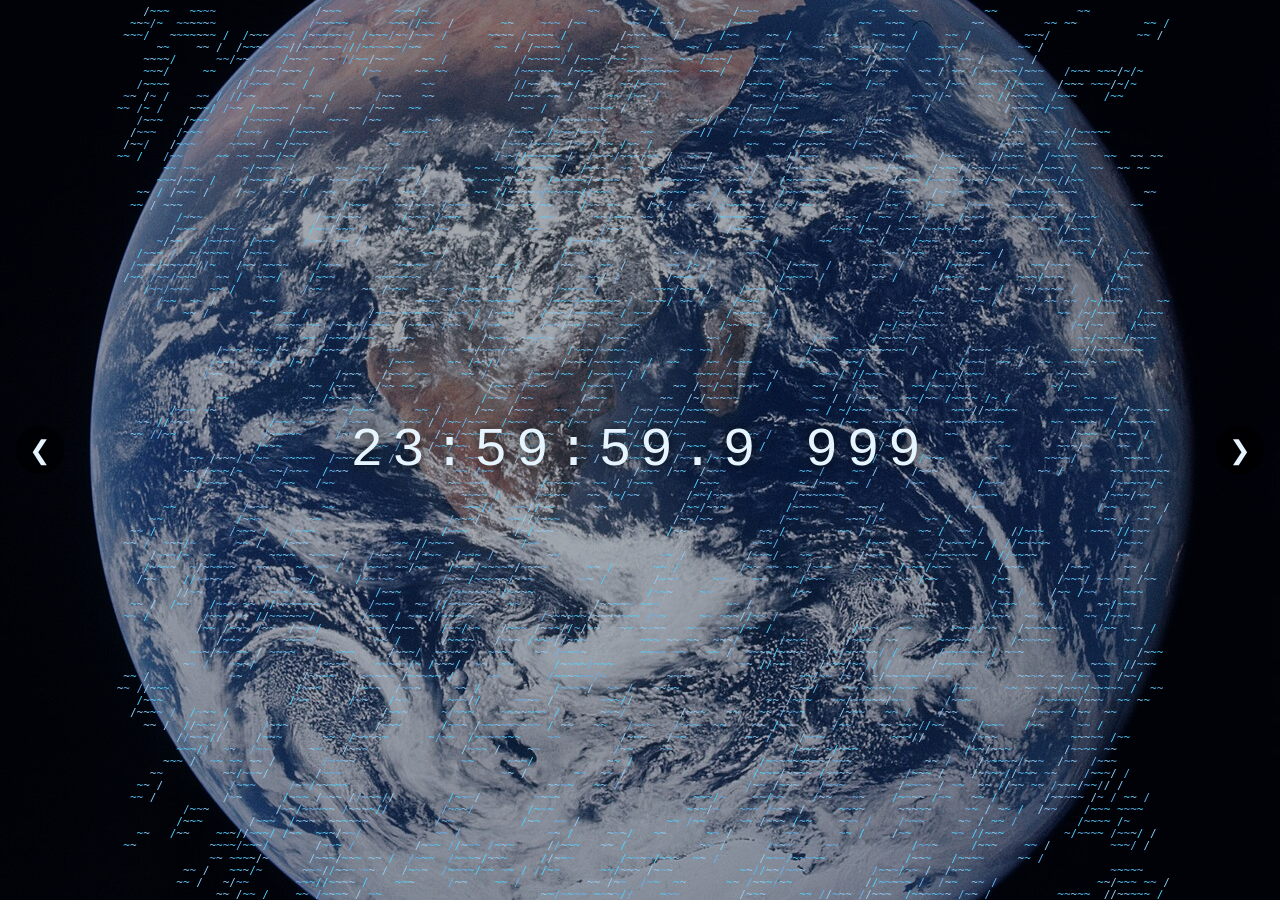
<file: earth-view/index.html>
<!DOCTYPE html>
<html lang="en">
  <head>
    <meta charset="UTF-8" />
    <meta name="viewport" content="width=device-width, initial-scale=1.0" />
    <title>Earth Futures – ASCII Projection</title>
    <link rel="stylesheet" href="style.css" />
  </head>
  <body>
    <div class="app">
      <main class="stage">
        <div class="image-frame">
          <button
            class="nav-arrow nav-arrow--left"
            id="prev-mode"
            aria-label="Previous projection"
          >
            &#x276E;
          </button>
          <button
            class="nav-arrow nav-arrow--right"
            id="next-mode"
            aria-label="Next projection"
          >
            &#x276F;
          </button>
          <img
            id="environment-image"
            src="earth-img.jpg"
            alt="View of planet Earth from space"
            class="earth-image"
          />
          <div id="projection-clock" class="projection-clock">
            00:00:00.0 000
          </div>
          <div id="ascii-layer" class="ascii-layer"></div>
        </div>
      </main>
    </div>

    <script src="main.js"></script>
  </body>
</html>
</file>
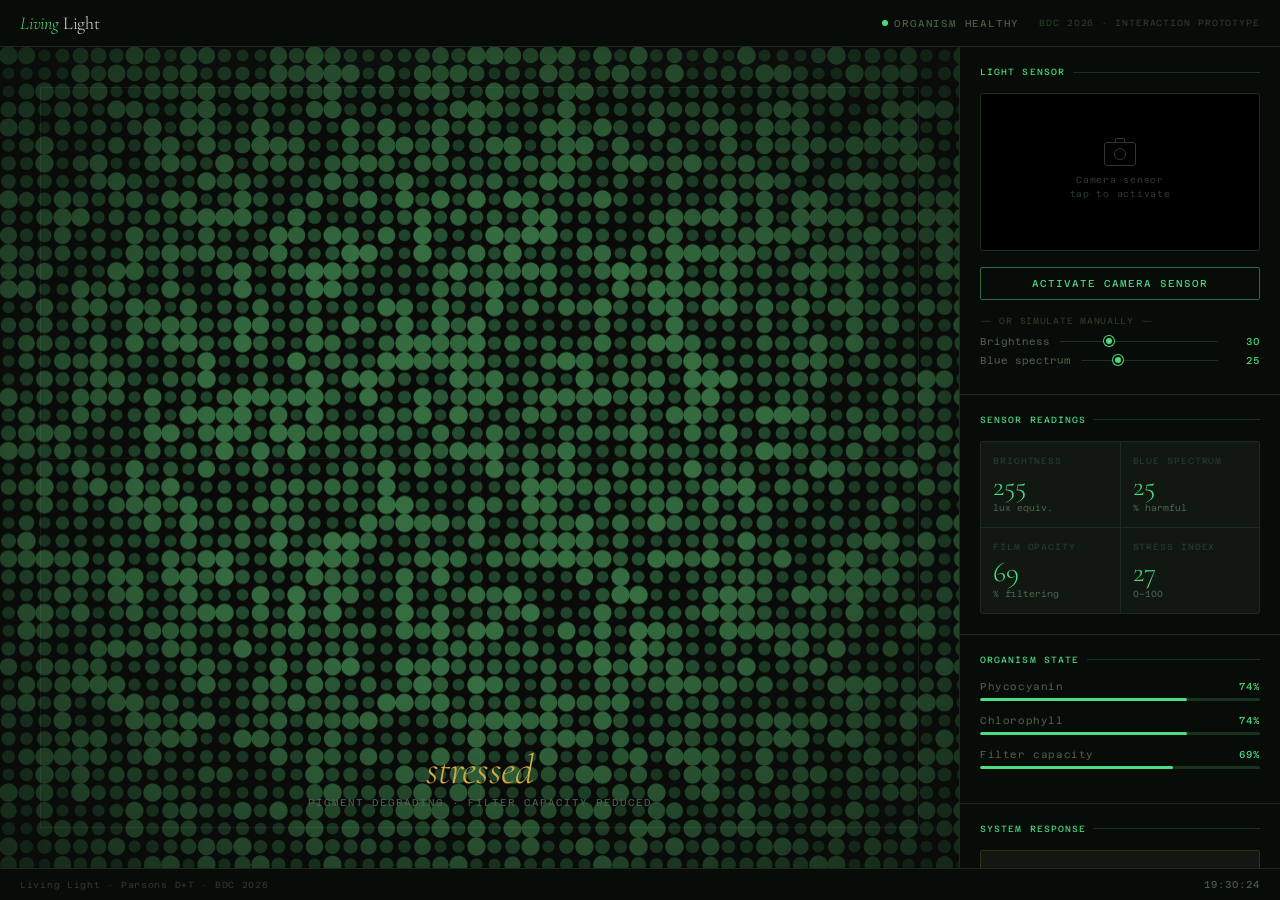
<file: livinglightproto.html>
<!DOCTYPE html>
<html lang="en">
<head>
<meta charset="UTF-8">
<meta name="viewport" content="width=device-width, initial-scale=1.0, maximum-scale=1.0">
<title>Living Light — Interaction Prototype</title>
<link href="https://fonts.googleapis.com/css2?family=Cormorant+Garamond:ital,wght@0,300;0,400;1,300;1,400&family=Azeret+Mono:wght@300;400&display=swap" rel="stylesheet">
<style>
:root {
  --bg: #080c08;
  --bg2: #0d130d;
  --panel: #111811;
  --border: #1e2a1e;
  --green: #4ade80;
  --green-dim: #1a3320;
  --green-mid: #2d6b3a;
  --amber: #d4a843;
  --red: #c0392b;
  --text: #b8ccb8;
  --text-dim: #4a5e4a;
  --text-muted: #2a3a2a;
  --serif: 'Cormorant Garamond', Georgia, serif;
  --mono: 'Azeret Mono', monospace;
}

* { box-sizing: border-box; margin: 0; padding: 0; }
html, body { height: 100%; overflow: hidden; }

body {
  background: var(--bg);
  color: var(--text);
  font-family: var(--mono);
  font-size: 11px;
  display: flex;
  flex-direction: column;
}

/* ── HEADER ── */
header {
  padding: 12px 20px;
  border-bottom: 1px solid var(--border);
  display: flex;
  justify-content: space-between;
  align-items: center;
  flex-shrink: 0;
  background: var(--bg);
}

.logo {
  font-family: var(--serif);
  font-size: 18px;
  font-weight: 300;
  color: #d4ead4;
  letter-spacing: -0.01em;
}

.logo em { font-style: italic; color: var(--green); }

.header-right {
  display: flex;
  align-items: center;
  gap: 20px;
}

.sensor-status {
  display: flex;
  align-items: center;
  gap: 6px;
  font-size: 10px;
  letter-spacing: 0.08em;
  text-transform: uppercase;
  color: var(--text-dim);
}

.status-dot {
  width: 6px; height: 6px;
  border-radius: 50%;
  background: var(--text-muted);
  transition: background 0.4s;
}

.status-dot.active { background: var(--green); animation: pulse 2s ease-in-out infinite; }
.status-dot.warn { background: var(--amber); }
.status-dot.danger { background: var(--red); }

@keyframes pulse {
  0%, 100% { opacity: 1; box-shadow: 0 0 4px var(--green); }
  50% { opacity: 0.5; box-shadow: none; }
}

.bdc-tag {
  font-size: 9px;
  letter-spacing: 0.1em;
  text-transform: uppercase;
  color: var(--text-muted);
}

/* ── MAIN LAYOUT ── */
.app {
  flex: 1;
  display: grid;
  grid-template-columns: 1fr 320px;
  grid-template-rows: 1fr auto;
  overflow: hidden;
  min-height: 0;
}

/* ── BIOFILM CANVAS ── */
.biofilm-panel {
  position: relative;
  overflow: hidden;
  background: var(--bg2);
  border-right: 1px solid var(--border);
}

#biofilmCanvas {
  position: absolute;
  inset: 0;
  width: 100%;
  height: 100%;
}

.film-overlay {
  position: absolute;
  inset: 0;
  pointer-events: none;
}

/* Window frame overlay */
.window-frame {
  position: absolute;
  inset: 40px;
  border: 1px solid rgba(255,255,255,0.06);
  pointer-events: none;
}

.window-frame::before {
  content: '';
  position: absolute;
  top: 50%;
  left: 0; right: 0;
  height: 1px;
  background: rgba(255,255,255,0.04);
}

.window-frame::after {
  content: '';
  position: absolute;
  left: 50%;
  top: 0; bottom: 0;
  width: 1px;
  background: rgba(255,255,255,0.04);
}

.film-state-label {
  position: absolute;
  bottom: 60px;
  left: 50%;
  transform: translateX(-50%);
  text-align: center;
  pointer-events: none;
}

.organism-state {
  font-family: var(--serif);
  font-size: 42px;
  font-weight: 300;
  font-style: italic;
  letter-spacing: -0.01em;
  transition: color 1s ease;
  line-height: 1;
  margin-bottom: 6px;
}

.organism-sublabel {
  font-size: 10px;
  letter-spacing: 0.1em;
  text-transform: uppercase;
  color: var(--text-dim);
}

/* Vignette */
.vignette {
  position: absolute;
  inset: 0;
  background: radial-gradient(ellipse at center, transparent 40%, rgba(8,12,8,0.7) 100%);
  pointer-events: none;
}

/* ── RIGHT PANEL ── */
.right-panel {
  display: flex;
  flex-direction: column;
  overflow-y: auto;
  overflow-x: hidden;
}

/* ── SENSOR SECTION ── */
.sensor-section {
  padding: 20px;
  border-bottom: 1px solid var(--border);
}

.section-label {
  font-size: 9px;
  letter-spacing: 0.12em;
  text-transform: uppercase;
  color: var(--green);
  margin-bottom: 16px;
  display: flex;
  align-items: center;
  gap: 8px;
}

.section-label::after {
  content: '';
  flex: 1;
  height: 1px;
  background: var(--green-dim);
}

/* Camera preview */
.camera-wrap {
  position: relative;
  width: 100%;
  aspect-ratio: 16/9;
  background: #000;
  border: 1px solid var(--border);
  border-radius: 2px;
  overflow: hidden;
  margin-bottom: 16px;
}

#cameraFeed {
  width: 100%;
  height: 100%;
  object-fit: cover;
  opacity: 0.6;
  display: none;
}

.camera-placeholder {
  position: absolute;
  inset: 0;
  display: flex;
  flex-direction: column;
  align-items: center;
  justify-content: center;
  gap: 8px;
  color: var(--text-muted);
}

.camera-icon {
  width: 32px;
  height: 24px;
  border: 1px solid var(--text-muted);
  border-radius: 3px;
  position: relative;
}

.camera-icon::before {
  content: '';
  position: absolute;
  top: 50%;
  left: 50%;
  transform: translate(-50%, -50%);
  width: 10px;
  height: 10px;
  border-radius: 50%;
  border: 1px solid var(--text-muted);
}

.camera-icon::after {
  content: '';
  position: absolute;
  top: -5px;
  left: 50%;
  transform: translateX(-50%);
  width: 8px;
  height: 4px;
  border: 1px solid var(--text-muted);
  border-bottom: none;
  border-radius: 2px 2px 0 0;
}

.camera-label {
  font-size: 9px;
  letter-spacing: 0.08em;
  text-align: center;
  line-height: 1.5;
}

.scan-line {
  position: absolute;
  left: 0; right: 0;
  height: 1px;
  background: linear-gradient(90deg, transparent, var(--green), transparent);
  animation: scan 3s ease-in-out infinite;
  opacity: 0;
}

.scan-line.active { opacity: 0.6; }

@keyframes scan {
  0% { top: 0; }
  100% { top: 100%; }
}

.cam-btn {
  width: 100%;
  padding: 10px;
  background: transparent;
  border: 1px solid var(--green-mid);
  color: var(--green);
  font-family: var(--mono);
  font-size: 10px;
  letter-spacing: 0.1em;
  text-transform: uppercase;
  cursor: pointer;
  border-radius: 2px;
  transition: background 0.2s, border-color 0.2s;
  margin-bottom: 12px;
}

.cam-btn:hover { background: var(--green-dim); border-color: var(--green); }
.cam-btn:disabled { opacity: 0.4; cursor: not-allowed; }

/* ── MANUAL OVERRIDE ── */
.manual-section {
  margin-top: 4px;
}

.manual-label {
  font-size: 9px;
  color: var(--text-muted);
  letter-spacing: 0.08em;
  text-transform: uppercase;
  margin-bottom: 10px;
}

.slider-row {
  display: flex;
  align-items: center;
  gap: 10px;
  margin-bottom: 8px;
}

.slider-name {
  font-size: 10px;
  color: var(--text-dim);
  min-width: 60px;
}

input[type=range] {
  flex: 1;
  -webkit-appearance: none;
  height: 1px;
  background: var(--green-dim);
  outline: none;
  border-radius: 1px;
}

input[type=range]::-webkit-slider-thumb {
  -webkit-appearance: none;
  width: 10px; height: 10px;
  border-radius: 50%;
  background: var(--green);
  cursor: pointer;
  border: 2px solid var(--bg);
  box-shadow: 0 0 0 1px var(--green);
}

.slider-num {
  font-size: 10px;
  color: var(--green);
  min-width: 32px;
  text-align: right;
}

/* ── READINGS ── */
.readings-section {
  padding: 20px;
  border-bottom: 1px solid var(--border);
}

.reading-grid {
  display: grid;
  grid-template-columns: 1fr 1fr;
  gap: 1px;
  background: var(--border);
  border: 1px solid var(--border);
  border-radius: 2px;
  overflow: hidden;
}

.reading-cell {
  background: var(--panel);
  padding: 14px 12px;
}

.reading-label {
  font-size: 9px;
  letter-spacing: 0.1em;
  text-transform: uppercase;
  color: var(--text-muted);
  margin-bottom: 6px;
}

.reading-val {
  font-family: var(--serif);
  font-size: 28px;
  font-weight: 300;
  line-height: 1;
  transition: color 0.8s;
}

.reading-unit {
  font-size: 9px;
  color: var(--text-dim);
  margin-top: 3px;
}

/* ── ORGANISM DATA ── */
.organism-section {
  padding: 20px;
  border-bottom: 1px solid var(--border);
}

.organism-bar {
  margin-bottom: 14px;
}

.bar-label {
  display: flex;
  justify-content: space-between;
  margin-bottom: 6px;
}

.bar-name {
  font-size: 10px;
  color: var(--text-dim);
  letter-spacing: 0.06em;
}

.bar-pct {
  font-size: 10px;
  color: var(--green);
  transition: color 0.8s;
}

.bar-track {
  height: 3px;
  background: var(--green-dim);
  border-radius: 2px;
  overflow: hidden;
}

.bar-fill {
  height: 100%;
  border-radius: 2px;
  transition: width 1s ease, background 1s ease;
}

/* ── RECOMMENDATION ── */
.rec-section {
  padding: 20px;
  border-bottom: 1px solid var(--border);
}

.rec-card {
  border: 1px solid var(--border);
  border-radius: 2px;
  padding: 16px;
  background: var(--panel);
  transition: border-color 0.8s;
}

.rec-action {
  font-family: var(--serif);
  font-size: 18px;
  font-weight: 300;
  font-style: italic;
  margin-bottom: 8px;
  line-height: 1.3;
  transition: color 0.8s;
}

.rec-reason {
  font-size: 10px;
  color: var(--text-dim);
  line-height: 1.6;
}

.rec-cct {
  display: inline-block;
  margin-top: 10px;
  padding: 4px 10px;
  border-radius: 2px;
  font-size: 10px;
  letter-spacing: 0.08em;
  transition: background 0.8s, color 0.8s;
}

/* ── LOG ── */
.log-section {
  padding: 20px;
  flex: 1;
}

.log-list {
  display: flex;
  flex-direction: column;
  gap: 6px;
}

.log-entry {
  display: grid;
  grid-template-columns: 52px 1fr;
  gap: 8px;
  font-size: 10px;
  opacity: 0;
  animation: logIn 0.4s ease forwards;
}

@keyframes logIn {
  from { opacity: 0; transform: translateX(-8px); }
  to { opacity: 1; transform: none; }
}

.log-time { color: var(--text-muted); }
.log-msg { color: var(--text-dim); }
.log-msg.event { color: var(--green); }
.log-msg.warn { color: var(--amber); }
.log-msg.danger { color: var(--red); }

/* ── BOTTOM BAR ── */
.bottom-bar {
  grid-column: 1 / -1;
  padding: 10px 20px;
  border-top: 1px solid var(--border);
  display: flex;
  justify-content: space-between;
  align-items: center;
  background: var(--bg);
  flex-shrink: 0;
}

.bottom-meta {
  font-size: 9px;
  color: var(--text-muted);
  letter-spacing: 0.08em;
}

.bottom-time {
  font-family: var(--mono);
  font-size: 10px;
  color: var(--text-dim);
}

/* ── MOBILE ── */
@media (max-width: 700px) {
  .app {
    grid-template-columns: 1fr;
    grid-template-rows: 50vh 1fr auto;
  }
  .biofilm-panel { border-right: none; border-bottom: 1px solid var(--border); }
  .right-panel { overflow-y: auto; }
  .organism-state { font-size: 28px; }
  .bottom-bar { grid-column: 1; }
}
</style>
</head>
<body>

<header>
  <span class="logo"><em>Living</em> Light</span>
  <div class="header-right">
    <div class="sensor-status">
      <div class="status-dot" id="statusDot"></div>
      <span id="statusLabel">awaiting sensor</span>
    </div>
    <div class="bdc-tag">BDC 2026 · Interaction Prototype</div>
  </div>
</header>

<div class="app">

  <!-- ── BIOFILM CANVAS ── -->
  <div class="biofilm-panel">
    <canvas id="biofilmCanvas"></canvas>
    <div class="vignette"></div>
    <div class="window-frame"></div>
    <div class="film-state-label">
      <div class="organism-state" id="organismState">healthy</div>
      <div class="organism-sublabel" id="organismSub">phycocyanin intact · filtering active</div>
    </div>
  </div>

  <!-- ── RIGHT PANEL ── -->
  <div class="right-panel">

    <!-- Sensor -->
    <div class="sensor-section">
      <div class="section-label">Light sensor</div>
      <div class="camera-wrap">
        <video id="cameraFeed" autoplay muted playsinline></video>
        <canvas id="analyzeCanvas" style="display:none"></canvas>
        <div class="camera-placeholder" id="cameraPlaceholder">
          <div class="camera-icon"></div>
          <div class="camera-label">Camera sensor<br>tap to activate</div>
        </div>
        <div class="scan-line" id="scanLine"></div>
      </div>
      <button class="cam-btn" id="camBtn">Activate camera sensor</button>
      <div class="manual-section">
        <div class="manual-label">— or simulate manually —</div>
        <div class="slider-row">
          <span class="slider-name">Brightness</span>
          <input type="range" id="sliderBright" min="0" max="100" value="30">
          <span class="slider-num" id="numBright">30</span>
        </div>
        <div class="slider-row">
          <span class="slider-name">Blue spectrum</span>
          <input type="range" id="sliderBlue" min="0" max="100" value="25">
          <span class="slider-num" id="numBlue">25</span>
        </div>
      </div>
    </div>

    <!-- Readings -->
    <div class="readings-section">
      <div class="section-label">Sensor readings</div>
      <div class="reading-grid">
        <div class="reading-cell">
          <div class="reading-label">Brightness</div>
          <div class="reading-val" id="readBright" style="color:var(--green)">—</div>
          <div class="reading-unit">lux equiv.</div>
        </div>
        <div class="reading-cell">
          <div class="reading-label">Blue spectrum</div>
          <div class="reading-val" id="readBlue" style="color:var(--green)">—</div>
          <div class="reading-unit">% harmful</div>
        </div>
        <div class="reading-cell">
          <div class="reading-label">Film opacity</div>
          <div class="reading-val" id="readOpacity" style="color:var(--green)">—</div>
          <div class="reading-unit">% filtering</div>
        </div>
        <div class="reading-cell">
          <div class="reading-label">Stress index</div>
          <div class="reading-val" id="readStress" style="color:var(--green)">—</div>
          <div class="reading-unit">0–100</div>
        </div>
      </div>
    </div>

    <!-- Organism -->
    <div class="organism-section">
      <div class="section-label">Organism state</div>
      <div class="organism-bar">
        <div class="bar-label">
          <span class="bar-name">Phycocyanin</span>
          <span class="bar-pct" id="pcyPct">98%</span>
        </div>
        <div class="bar-track">
          <div class="bar-fill" id="pcyBar" style="width:98%;background:var(--green)"></div>
        </div>
      </div>
      <div class="organism-bar">
        <div class="bar-label">
          <span class="bar-name">Chlorophyll</span>
          <span class="bar-pct" id="chlPct">95%</span>
        </div>
        <div class="bar-track">
          <div class="bar-fill" id="chlBar" style="width:95%;background:var(--green)"></div>
        </div>
      </div>
      <div class="organism-bar">
        <div class="bar-label">
          <span class="bar-name">Filter capacity</span>
          <span class="bar-pct" id="filtPct">92%</span>
        </div>
        <div class="bar-track">
          <div class="bar-fill" id="filtBar" style="width:92%;background:var(--green)"></div>
        </div>
      </div>
    </div>

    <!-- Recommendation -->
    <div class="rec-section">
      <div class="section-label">System response</div>
      <div class="rec-card" id="recCard">
        <div class="rec-action" id="recAction">Interior lighting is optimal</div>
        <div class="rec-reason" id="recReason">Current conditions support organism health. Film filtering blue spectrum at full capacity.</div>
        <div class="rec-cct" id="recCCT" style="background:var(--green-dim);color:var(--green)">Recommended: 2700K warm white</div>
      </div>
    </div>

    <!-- Log -->
    <div class="log-section">
      <div class="section-label">Event log</div>
      <div class="log-list" id="logList"></div>
    </div>

  </div>

  <!-- ── BOTTOM BAR ── -->
  <div class="bottom-bar">
    <div class="bottom-meta">Living Light · Parsons D+T · BDC 2026</div>
    <div class="bottom-time" id="clock">—</div>
  </div>

</div>

<script>
// ── STATE ──
let stress = 0;
let brightness = 30;
let blueSpectrum = 25;
let cameraActive = false;
let animFrame;
let t = 0;
const cells = [];

// Smooth targets
let targetStress = 0;
let currentStress = 0;

// ── BIOFILM CANVAS ──
const canvas = document.getElementById('biofilmCanvas');
const ctx = canvas.getContext('2d');

function resizeCanvas() {
  canvas.width = canvas.offsetWidth;
  canvas.height = canvas.offsetHeight;
  buildCells();
}

function buildCells() {
  cells.length = 0;
  const sz = 18;
  const cols = Math.ceil(canvas.width / sz) + 1;
  const rows = Math.ceil(canvas.height / sz) + 1;
  for (let y = 0; y < rows; y++) {
    for (let x = 0; x < cols; x++) {
      cells.push({
        x: x * sz, y: y * sz,
        phase: Math.random() * Math.PI * 2,
        speed: 0.4 + Math.random() * 0.6,
        size: sz - 1
      });
    }
  }
}

function drawBiofilm() {
  t += 0.012;
  currentStress += (targetStress - currentStress) * 0.02;

  ctx.clearRect(0, 0, canvas.width, canvas.height);

  // Background gradient
  const s = currentStress / 100;
  const bgR = Math.round(8 + s * 12);
  const bgG = Math.round(12 - s * 4);
  const bgB = Math.round(8 + s * 4);
  ctx.fillStyle = `rgb(${bgR},${bgG},${bgB})`;
  ctx.fillRect(0, 0, canvas.width, canvas.height);

  cells.forEach(c => {
    const wave = Math.sin(c.phase + t * c.speed +
      Math.sin(c.x * 0.015 + t * 0.3) * 1.5 +
      Math.cos(c.y * 0.012 + t * 0.2) * 1.5) * 0.5 + 0.5;

    // Color based on stress
    // healthy: teal-green (r:40,g:140,b:90)
    // stressed: olive-yellow (r:140,g:120,b:40)
    // degraded: amber-brown (r:160,g:90,b:30)
    const r = Math.round(40 + s * 120 + wave * 20);
    const g = Math.round(140 - s * 60 + wave * 25);
    const bv = Math.round(90 - s * 65 + wave * 10);
    const a = (0.5 - s * 0.25 + wave * 0.2);

    ctx.fillStyle = `rgba(${r},${g},${bv},${Math.max(0.05, a)})`;
    ctx.beginPath();
    ctx.arc(c.x + c.size/2, c.y + c.size/2, (c.size/2) * (0.7 + wave * 0.4), 0, Math.PI * 2);
    ctx.fill();
  });

  // Horizontal scan shimmer
  const shimmerY = (t * 40) % canvas.height;
  const grad = ctx.createLinearGradient(0, shimmerY - 30, 0, shimmerY + 30);
  const shimmerA = 0.04 - s * 0.03;
  grad.addColorStop(0, 'transparent');
  grad.addColorStop(0.5, `rgba(120,200,120,${Math.max(0.01, shimmerA)})`);
  grad.addColorStop(1, 'transparent');
  ctx.fillStyle = grad;
  ctx.fillRect(0, shimmerY - 30, canvas.width, 60);

  requestAnimationFrame(drawBiofilm);
}

window.addEventListener('resize', resizeCanvas);
resizeCanvas();
drawBiofilm();

// ── CLOCK ──
function updateClock() {
  const now = new Date();
  document.getElementById('clock').textContent =
    now.toLocaleTimeString('en-US', { hour12: false });
}
setInterval(updateClock, 1000);
updateClock();

// ── LOG ──
const logList = document.getElementById('logList');
const logEntries = [];

function addLog(msg, type = '') {
  const now = new Date();
  const time = now.toLocaleTimeString('en-US', { hour12: false, hour: '2-digit', minute: '2-digit', second: '2-digit' });
  logEntries.unshift({ time, msg, type });
  if (logEntries.length > 12) logEntries.pop();
  renderLog();
}

function renderLog() {
  logList.innerHTML = '';
  logEntries.forEach(e => {
    const el = document.createElement('div');
    el.className = 'log-entry';
    el.innerHTML = `<span class="log-time">${e.time}</span><span class="log-msg ${e.type}">${e.msg}</span>`;
    logList.appendChild(el);
  });
}

addLog('System initialized', 'event');
addLog('Awaiting sensor input');

// ── UPDATE UI FROM STRESS ──
let lastState = '';

function lerp(a, b, t) { return a + (b - a) * t; }

function updateUI() {
  const s = currentStress / 100;
  const t = targetStress / 100;

  // Pigment levels (degrade with stress)
  const pcy = Math.round(Math.max(10, 98 - targetStress * 0.88));
  const chl = Math.round(Math.max(15, 95 - targetStress * 0.78));
  const filt = Math.round(Math.max(5, 92 - targetStress * 0.85));

  document.getElementById('pcyPct').textContent = pcy + '%';
  document.getElementById('chlPct').textContent = chl + '%';
  document.getElementById('filtPct').textContent = filt + '%';

  const barColor = t < 0.4 ? 'var(--green)' : t < 0.7 ? 'var(--amber)' : 'var(--red)';
  ['pcyBar', 'chlBar', 'filtBar'].forEach((id, i) => {
    const vals = [pcy, chl, filt];
    document.getElementById(id).style.width = vals[i] + '%';
    document.getElementById(id).style.background = barColor;
  });

  // Readings
  const lux = Math.round(brightness * 8.5);
  document.getElementById('readBright').textContent = lux;
  document.getElementById('readBlue').textContent = Math.round(blueSpectrum);
  document.getElementById('readOpacity').textContent = filt;
  document.getElementById('readStress').textContent = Math.round(targetStress);

  const readColor = t < 0.4 ? 'var(--green)' : t < 0.7 ? 'var(--amber)' : 'var(--red)';
  ['readBright', 'readBlue', 'readOpacity', 'readStress'].forEach(id => {
    document.getElementById(id).style.color = readColor;
  });

  // Organism state label
  let state, sub, stateColor;
  if (targetStress < 25) {
    state = 'healthy'; sub = 'phycocyanin intact · filtering active'; stateColor = 'var(--green)';
  } else if (targetStress < 55) {
    state = 'stressed'; sub = 'pigment degrading · filter capacity reduced'; stateColor = 'var(--amber)';
  } else if (targetStress < 80) {
    state = 'degraded'; sub = 'phycocyanin collapsed · film thinning'; stateColor = 'var(--red)';
  } else {
    state = 'critical'; sub = 'organism failure · replace film'; stateColor = '#8b0000';
  }

  document.getElementById('organismState').textContent = state;
  document.getElementById('organismState').style.color = stateColor;
  document.getElementById('organismSub').textContent = sub;

  // Status dot
  const dot = document.getElementById('statusDot');
  const label = document.getElementById('statusLabel');
  if (!cameraActive && targetStress === 0) {
    dot.className = 'status-dot';
    label.textContent = 'manual simulation';
  } else if (targetStress < 30) {
    dot.className = 'status-dot active';
    label.textContent = 'organism healthy';
  } else if (targetStress < 65) {
    dot.className = 'status-dot warn';
    label.textContent = 'organism stressed';
  } else {
    dot.className = 'status-dot danger';
    label.textContent = 'organism degraded';
  }

  // Recommendation
  const recCard = document.getElementById('recCard');
  const recAction = document.getElementById('recAction');
  const recReason = document.getElementById('recReason');
  const recCCT = document.getElementById('recCCT');

  if (targetStress < 20) {
    recAction.textContent = 'Lighting is ecologically optimal';
    recAction.style.color = 'var(--green)';
    recReason.textContent = 'Current light output is within safe range. Film filtering at full capacity. Night sky impact minimal.';
    recCCT.textContent = 'Maintain: 2700K warm white';
    recCCT.style.background = 'var(--green-dim)';
    recCCT.style.color = 'var(--green)';
    recCard.style.borderColor = 'var(--green-dim)';
  } else if (targetStress < 50) {
    recAction.textContent = 'Reduce blue-spectrum output';
    recAction.style.color = 'var(--amber)';
    recReason.textContent = 'Film registering moderate stress. Shifting interior lights warmer will reduce ecological impact and allow organism recovery.';
    recCCT.textContent = 'Target: 2200K amber';
    recCCT.style.background = 'rgba(139, 90, 20, 0.2)';
    recCCT.style.color = 'var(--amber)';
    recCard.style.borderColor = 'rgba(139, 90, 20, 0.3)';
  } else if (targetStress < 80) {
    recAction.textContent = 'Dim or warm lights immediately';
    recAction.style.color = 'var(--red)';
    recReason.textContent = 'Significant phycocyanin degradation detected. Migratory species in transit overhead may be affected. Interior lighting contributing to skyglow.';
    recCCT.textContent = 'Target: 1800K candlelight or off';
    recCCT.style.background = 'rgba(139, 20, 20, 0.2)';
    recCCT.style.color = 'var(--red)';
    recCard.style.borderColor = 'rgba(139, 20, 20, 0.3)';
  } else {
    recAction.textContent = 'Critical — turn off lights';
    recAction.style.color = '#8b0000';
    recReason.textContent = 'Film organism near failure. Extended exposure at this intensity will require film replacement. Ecological harm is significant.';
    recCCT.textContent = 'Lights off · replace film when recovered';
    recCCT.style.background = 'rgba(100, 0, 0, 0.2)';
    recCCT.style.color = '#c0392b';
    recCard.style.borderColor = 'rgba(100, 0, 0, 0.3)';
  }

  // Log state changes
  if (state !== lastState) {
    const types = { healthy: 'event', stressed: 'warn', degraded: 'danger', critical: 'danger' };
    addLog(`Film state changed → ${state}`, types[state]);
    lastState = state;
  }
}

// ── COMPUTE STRESS FROM INPUTS ──
function computeStress() {
  // Blue spectrum has 2x weight (it's the specific ecological harm)
  targetStress = Math.min(100, brightness * 0.35 + blueSpectrum * 0.65);
  updateUI();
}

// ── SLIDERS ──
const sliderBright = document.getElementById('sliderBright');
const sliderBlue = document.getElementById('sliderBlue');

sliderBright.addEventListener('input', () => {
  brightness = parseInt(sliderBright.value);
  document.getElementById('numBright').textContent = brightness;
  if (!cameraActive) computeStress();
});

sliderBlue.addEventListener('input', () => {
  blueSpectrum = parseInt(sliderBlue.value);
  document.getElementById('numBlue').textContent = blueSpectrum;
  if (!cameraActive) computeStress();
});

computeStress();
setInterval(() => { if (!cameraActive) computeStress(); }, 500);

// ── CAMERA ──
const camBtn = document.getElementById('camBtn');
const cameraFeed = document.getElementById('cameraFeed');
const analyzeCanvas = document.getElementById('analyzeCanvas');
const analyzeCtx = analyzeCanvas.getContext('2d');
const scanLine = document.getElementById('scanLine');
const cameraPlaceholder = document.getElementById('cameraPlaceholder');

camBtn.addEventListener('click', async () => {
  if (cameraActive) {
    stopCamera();
    return;
  }
  try {
    const stream = await navigator.mediaDevices.getUserMedia({
      video: { facingMode: 'environment', width: { ideal: 320 }, height: { ideal: 240 } }
    });
    cameraFeed.srcObject = stream;
    cameraFeed.style.display = 'block';
    cameraPlaceholder.style.display = 'none';
    scanLine.classList.add('active');
    cameraActive = true;
    camBtn.textContent = 'Deactivate camera sensor';
    addLog('Camera sensor activated', 'event');
    analyzeLoop();
  } catch (e) {
    addLog('Camera unavailable — using manual mode', 'warn');
    camBtn.disabled = true;
    camBtn.textContent = 'Camera unavailable';
  }
});

function stopCamera() {
  const stream = cameraFeed.srcObject;
  if (stream) stream.getTracks().forEach(t => t.stop());
  cameraFeed.style.display = 'none';
  cameraFeed.srcObject = null;
  cameraPlaceholder.style.display = 'flex';
  scanLine.classList.remove('active');
  cameraActive = false;
  camBtn.textContent = 'Activate camera sensor';
  addLog('Camera sensor deactivated');
}

function analyzeLoop() {
  if (!cameraActive) return;

  analyzeCanvas.width = 80;
  analyzeCanvas.height = 60;
  analyzeCtx.drawImage(cameraFeed, 0, 0, 80, 60);

  try {
    const data = analyzeCtx.getImageData(0, 0, 80, 60).data;
    let totalR = 0, totalG = 0, totalB = 0, count = 0;

    for (let i = 0; i < data.length; i += 4) {
      totalR += data[i];
      totalG += data[i+1];
      totalB += data[i+2];
      count++;
    }

    const avgR = totalR / count;
    const avgG = totalG / count;
    const avgB = totalB / count;
    const avgBrightness = (avgR + avgG + avgB) / 3;

    // Blue excess: how much more blue than warm components
    const blueExcess = Math.max(0, avgB - (avgR * 0.6 + avgG * 0.4));
    const blueNorm = Math.min(100, (blueExcess / 255) * 300);
    const brightNorm = Math.min(100, (avgBrightness / 255) * 130);

    brightness = Math.round(brightNorm);
    blueSpectrum = Math.round(blueNorm);

    // Update slider display
    sliderBright.value = brightness;
    sliderBlue.value = blueSpectrum;
    document.getElementById('numBright').textContent = brightness;
    document.getElementById('numBlue').textContent = blueSpectrum;

    computeStress();
  } catch (e) {}

  setTimeout(analyzeLoop, 400);
}

// ── INITIAL LOG ENTRIES ──
setTimeout(() => addLog('Biofilm simulation loaded', 'event'), 800);
setTimeout(() => addLog('Phycocyanin baseline: 98%'), 1600);
setTimeout(() => addLog('Adjust sliders or activate camera to sense'), 2400);
</script>
</body>
</html>
</file>
<file: earth-view/style.css>
*,
*::before,
*::after {
  box-sizing: border-box;
}

html,
body {
  margin: 0;
  padding: 0;
  height: 100%;
}

body {
  font-family: system-ui, -apple-system, BlinkMacSystemFont, "SF Pro Text",
    "Helvetica Neue", Arial, sans-serif;
  background: #050913;
  color: #f5f7fb;
}

.app {
  min-height: 100vh;
  display: flex;
  flex-direction: column;
}

.controls {
  display: flex;
  flex-wrap: wrap;
  gap: 8px;
}

.mode-button {
  border: none;
  border-radius: 999px;
  padding: 8px 16px;
  background: #151c2e;
  color: #f5f7fb;
  font-size: 0.85rem;
  letter-spacing: 0.06em;
  text-transform: uppercase;
  cursor: pointer;
  display: inline-flex;
  align-items: center;
  justify-content: center;
  gap: 6px;
  transition: background 0.15s ease-out, transform 0.1s ease-out,
    box-shadow 0.15s ease-out, color 0.15s ease-out;
}

.mode-button:hover {
  background: #1f273a;
  transform: translateY(-1px);
  box-shadow: 0 4px 14px rgba(0, 0, 0, 0.35);
}

.mode-button--ghost {
  background: transparent;
  border: 1px solid #3a4564;
  color: #c0c8de;
}

.mode-button--ghost:hover {
  background: rgba(58, 69, 100, 0.2);
}

.mode-button.is-active {
  background: linear-gradient(120deg, #3ae6ff, #6dffb5);
  color: #050913;
}

.stage {
  flex: 1;
  display: flex;
}
}

.image-frame {
  position: relative;
  width: 100vw;
  height: 100vh;
  border-radius: 0;
  background: #000;
  overflow: hidden;
  box-shadow: none;
}

.nav-arrow {
  position: absolute;
  top: 50%;
  transform: translateY(-50%);
  width: 48px;
  height: 48px;
  border-radius: 999px;
  border: none;
  background: rgba(0, 0, 0, 0.6);
  color: #e5f4ff;
  display: flex;
  align-items: center;
  justify-content: center;
  font-size: 1.6rem;
  cursor: pointer;
  z-index: 4;
  backdrop-filter: blur(6px);
  transition: background 0.15s ease-out, transform 0.1s ease-out,
    box-shadow 0.15s ease-out, color 0.15s ease-out;
}

.nav-arrow:hover {
  background: rgba(0, 0, 0, 0.85);
  box-shadow: 0 0 18px rgba(0, 0, 0, 0.5);
  transform: translateY(-50%) scale(1.05);
}

.nav-arrow--left {
  left: 16px;
}

.nav-arrow--right {
  right: 16px;
}

.earth-image {
  position: absolute;
  inset: 0;
  width: 100%;
  height: 100%;
  object-fit: cover;
}

.projection-clock {
  position: absolute;
  inset: 0;
  display: flex;
  align-items: center;
  justify-content: center;
  font-family: "SF Mono", ui-monospace, Menlo, Monaco, Consolas, "Liberation Mono",
    "Courier New", monospace;
  font-size: clamp(2.4rem, 5vw, 3.4rem);
  letter-spacing: 0.16em;
  color: #e5f4ff;
  text-shadow: 0 0 12px rgba(0, 0, 0, 0.85);
  z-index: 3;
  pointer-events: none;
}

.image-placeholder {
  position: absolute;
  inset: 0;
  display: flex;
  flex-direction: column;
  align-items: center;
  justify-content: center;
  gap: 8px;
  color: #cbd5ff;
  background: radial-gradient(circle at 30% 0%, #1b2e4d, #02040a);
  background-blend-mode: screen;
  text-align: center;
  padding: 16px;
}

.image-placeholder span:first-child {
  font-size: 1.1rem;
  text-transform: uppercase;
  letter-spacing: 0.16em;
}

.image-placeholder .hint {
  font-size: 0.8rem;
  color: #9badde;
}

.ascii-layer {
  position: fixed;
  inset: 0;
  pointer-events: none;
  font-family: "SF Mono", ui-monospace, Menlo, Monaco, Consolas, "Liberation Mono",
    "Courier New", monospace;
  font-size: clamp(7px, 0.9vw, 11px);
  line-height: 1.1;
  color: #e6f5ff;
  display: flex;
  align-items: stretch;
  justify-content: center;
  padding: 6px 10px;
  opacity: 0;
  transition: opacity 0.4s ease-out, background-color 0.6s ease-out;
  z-index: 2;
}

.ascii-layer.is-visible {
  opacity: 1;
}

.ascii-layer pre {
  margin: 0;
  white-space: pre;
}

.ascii-layer--calm {
  background-color: rgba(0, 6, 20, 0.4);
  color: #90cdf4;
}

.ascii-layer--fire {
  background-color: rgba(0, 0, 0, 0.35);
}

.ascii-layer--forest {
  background-color: #00140a;
}

@media (max-width: 640px) {
  .nav-arrow {
    width: 40px;
    height: 40px;
    font-size: 1.3rem;
  }
}
</file>
